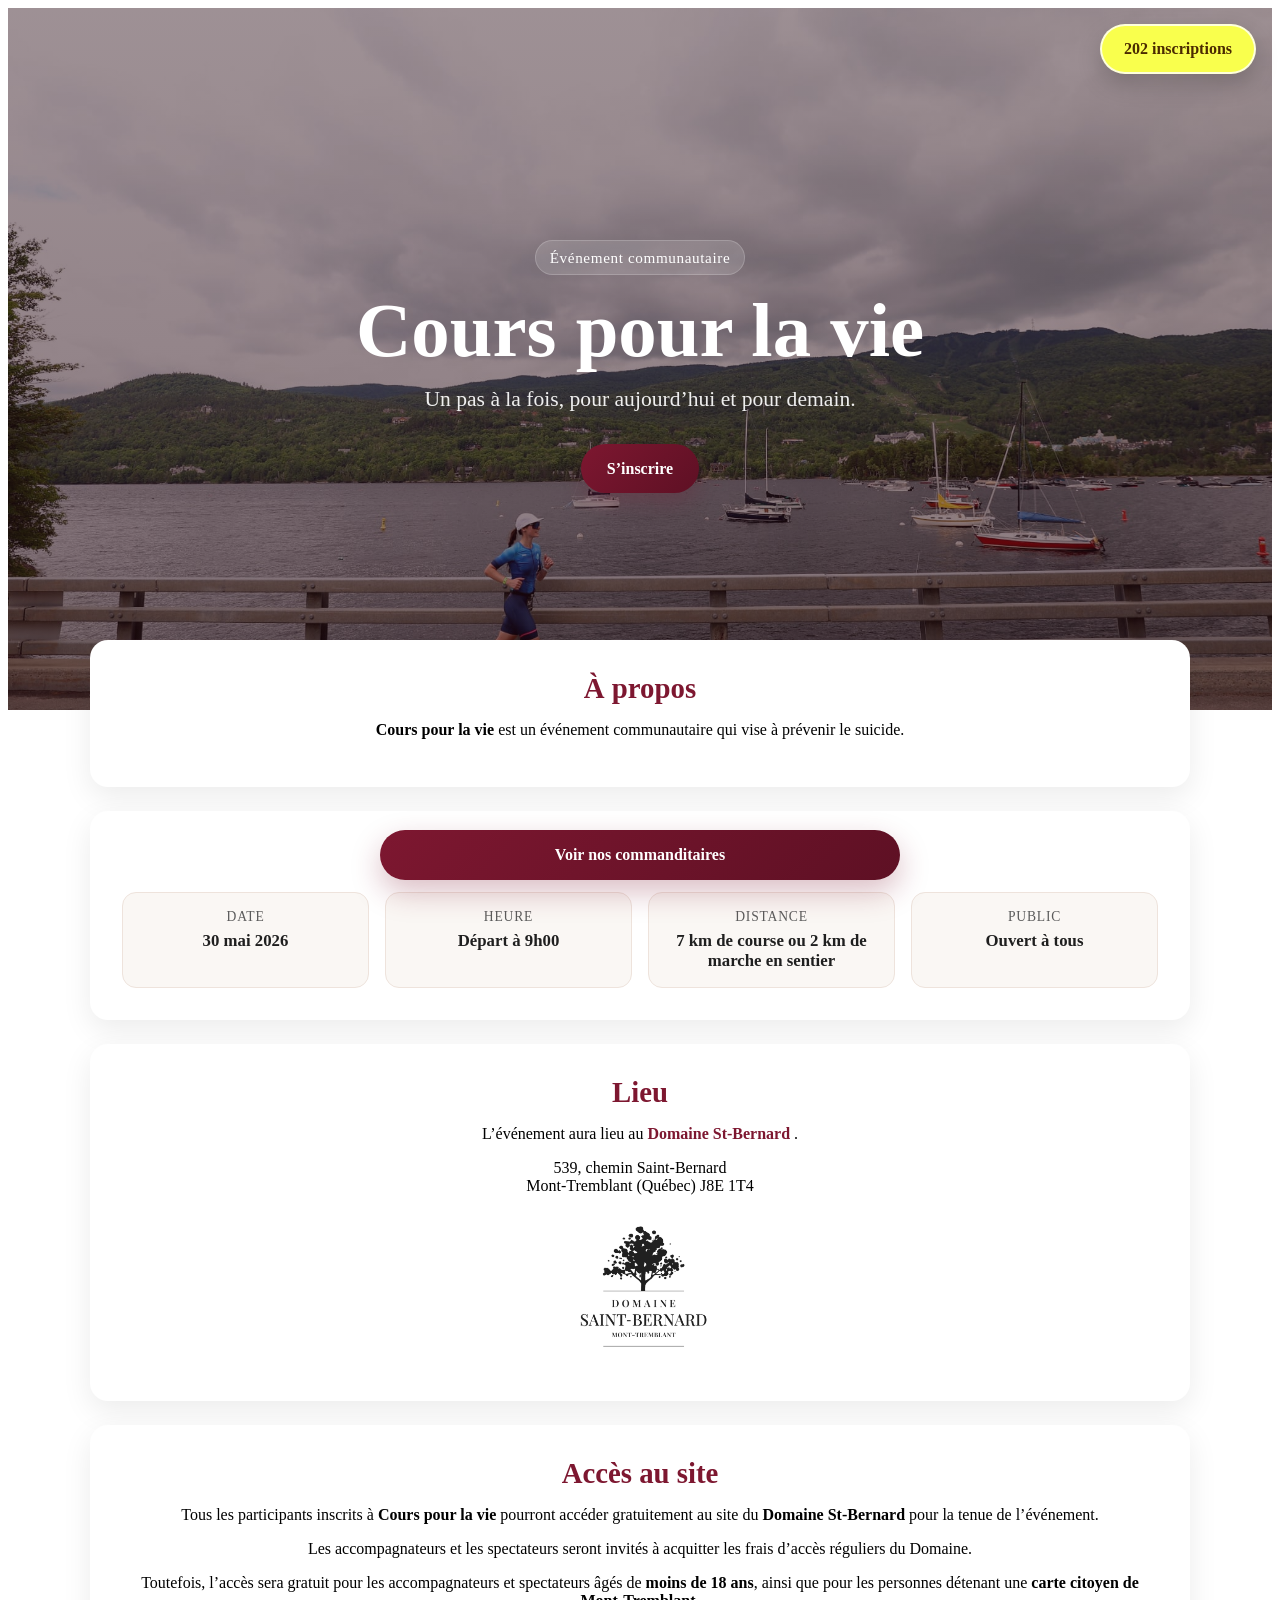
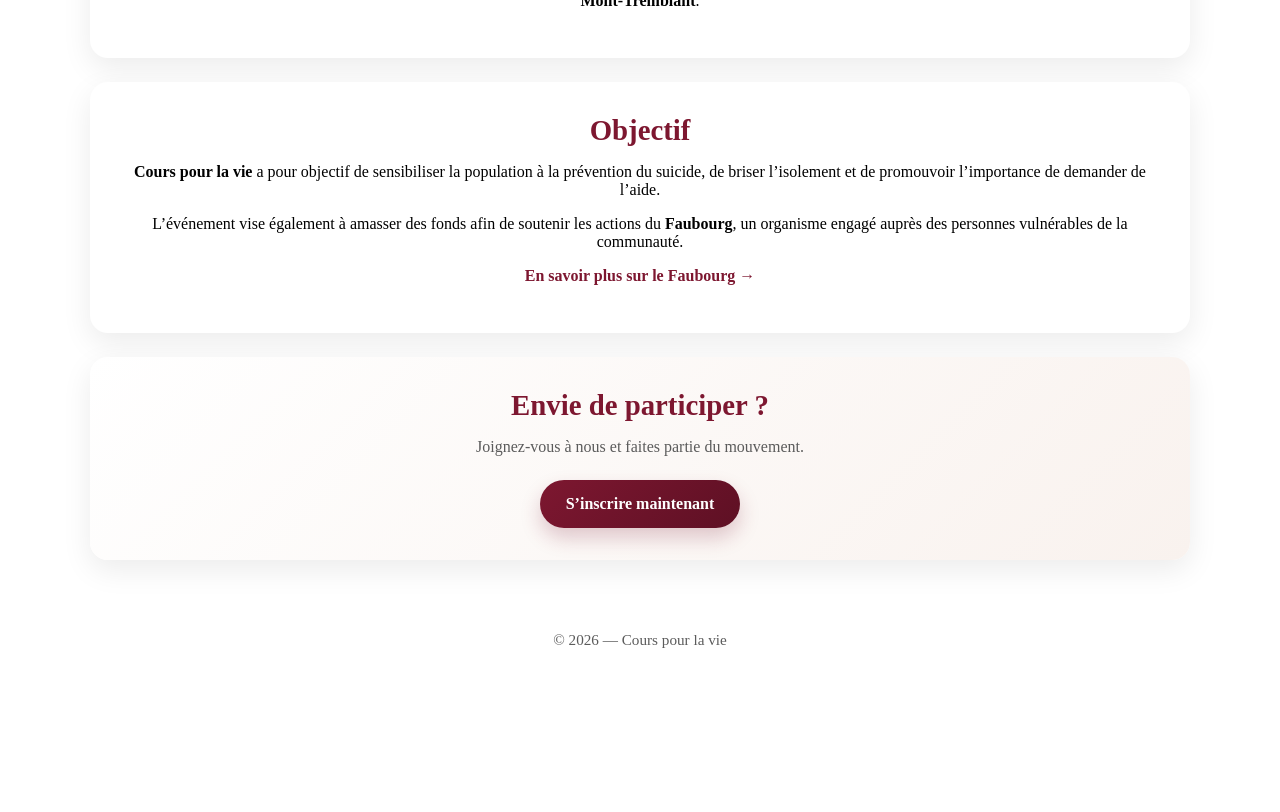
<file: index.html>
<!DOCTYPE html>
<html lang="fr">
<head>
  <meta charset="UTF-8" />
  <meta name="viewport" content="width=device-width, initial-scale=1" />
  <title>Cours pour la vie</title>

  <meta
    name="description"
    content="Cours pour la vie — Un événement rassembleur pour promouvoir la santé, la solidarité et l’espoir."
  />

  <link rel="stylesheet" href="css/style.css" />
</head>
<body>

  <!-- HERO -->
  <header class="hero">
    <div class="hero-overlay">
      <div class="hero-content">
        <p class="eyebrow">Événement communautaire</p>
        <h1>Cours pour la vie</h1>
        <p class="hero-text">
          Un pas à la fois, pour aujourd’hui et pour demain.
        </p>
        <a
          href="https://simpli.events/e/cours-pour-la-vie"
          class="button hero-button"
          target="_blank"
          rel="noopener noreferrer"
        >
          S’inscrire
        </a>
      </div>
    </div>
  </header>

  <!-- CONTENU -->
  <main class="container">

    <section class="card">
      <h2>À propos</h2>
      <p>
        <strong>Cours pour la vie</strong> est un événement communautaire qui vise à prévenir le suicide.
      </p>
    </section>

    <section class="card details-card">
      <h2>Détails de l’événement</h2>
      <div class="details-grid">
        <div class="detail-box">
          <span class="detail-label">Date</span>
          <span class="detail-value">30 mai 2026</span>
        </div>
        <div class="detail-box">
          <span class="detail-label">Heure</span>
          <span class="detail-value">Départ à 9h00</span>
        </div>
        <div class="detail-box">
          <span class="detail-label">Distance</span>
          <span class="detail-value">7 km de course ou 2 km de marche en sentier</span>
        </div>
        <div class="detail-box">
          <span class="detail-label">Public</span>
          <span class="detail-value">Ouvert à tous</span>
        </div>
      </div>
    </section>

    <section class="card">
      <h2>Lieu</h2>
      <p>
        L’événement aura lieu au
        <a
          href="https://www.domainesaintbernard.org"
          class="link"
          target="_blank"
          rel="noopener noreferrer"
        >
          Domaine St-Bernard
        </a>.
      </p>
      <p>
        539, chemin Saint-Bernard<br />
        Mont-Tremblant (Québec) J8E 1T4
      </p>
      <p>
        <img
          src="images/st-bernard_logo.png"
          alt="Logo du Domaine St-Bernard"
          style="max-width: 160px; width: 100%; height: auto; margin-top: 10px;"
        />
      </p>
    </section>

    <section class="card">
      <h2>Accès au site</h2>

      <p>
        Tous les participants inscrits à <strong>Cours pour la vie</strong> pourront accéder
        gratuitement au site du <strong>Domaine St-Bernard</strong> pour la tenue de l’événement.
      </p>

      <p>
        Les accompagnateurs et les spectateurs seront invités à acquitter les frais d’accès
        réguliers du Domaine.
      </p>

      <p>
        Toutefois, l’accès sera gratuit pour les accompagnateurs et spectateurs âgés de
        <strong>moins de 18 ans</strong>, ainsi que pour les personnes détenant une
        <strong>carte citoyen de Mont-Tremblant</strong>.
      </p>
    </section>

    <section class="card">
      <h2>Objectif</h2>
      <p>
        <strong>Cours pour la vie</strong> a pour objectif de sensibiliser la population à la
        prévention du suicide, de briser l’isolement et de promouvoir l’importance de demander de l’aide.
      </p>
      <p>
        L’événement vise également à amasser des fonds afin de soutenir les actions du
        <strong>Faubourg</strong>, un organisme engagé auprès des personnes vulnérables de la communauté.
      </p>
      <p>
        <a href="pages/faubourg.html" class="link">
          En savoir plus sur le Faubourg →
        </a>
      </p>
    </section>

    <section class="cta">
      <h2>Envie de participer&nbsp;?</h2>
      <p>Joignez-vous à nous et faites partie du mouvement.</p>
      <a
        href="https://simpli.events/e/cours-pour-la-vie"
        class="button"
        target="_blank"
        rel="noopener noreferrer"
      >
        S’inscrire maintenant
      </a>
    </section>

  </main>

<!-- BULLE FIXE INSCRIPTIONS -->
<div class="fixed-registration-bubble">
  202 inscriptions
</div>

<!-- BANNIÈRE FIXE COMMANDITAIRES -->
<div class="fixed-sponsors-banner">
  <a href="pages/commanditaires.html" class="fixed-sponsors-button">
    Voir nos commanditaires
  </a>
</div>

  <!-- FOOTER -->
  <footer>
    <p>© 2026 — Cours pour la vie</p>
  </footer>

</body>
</html>
</file>
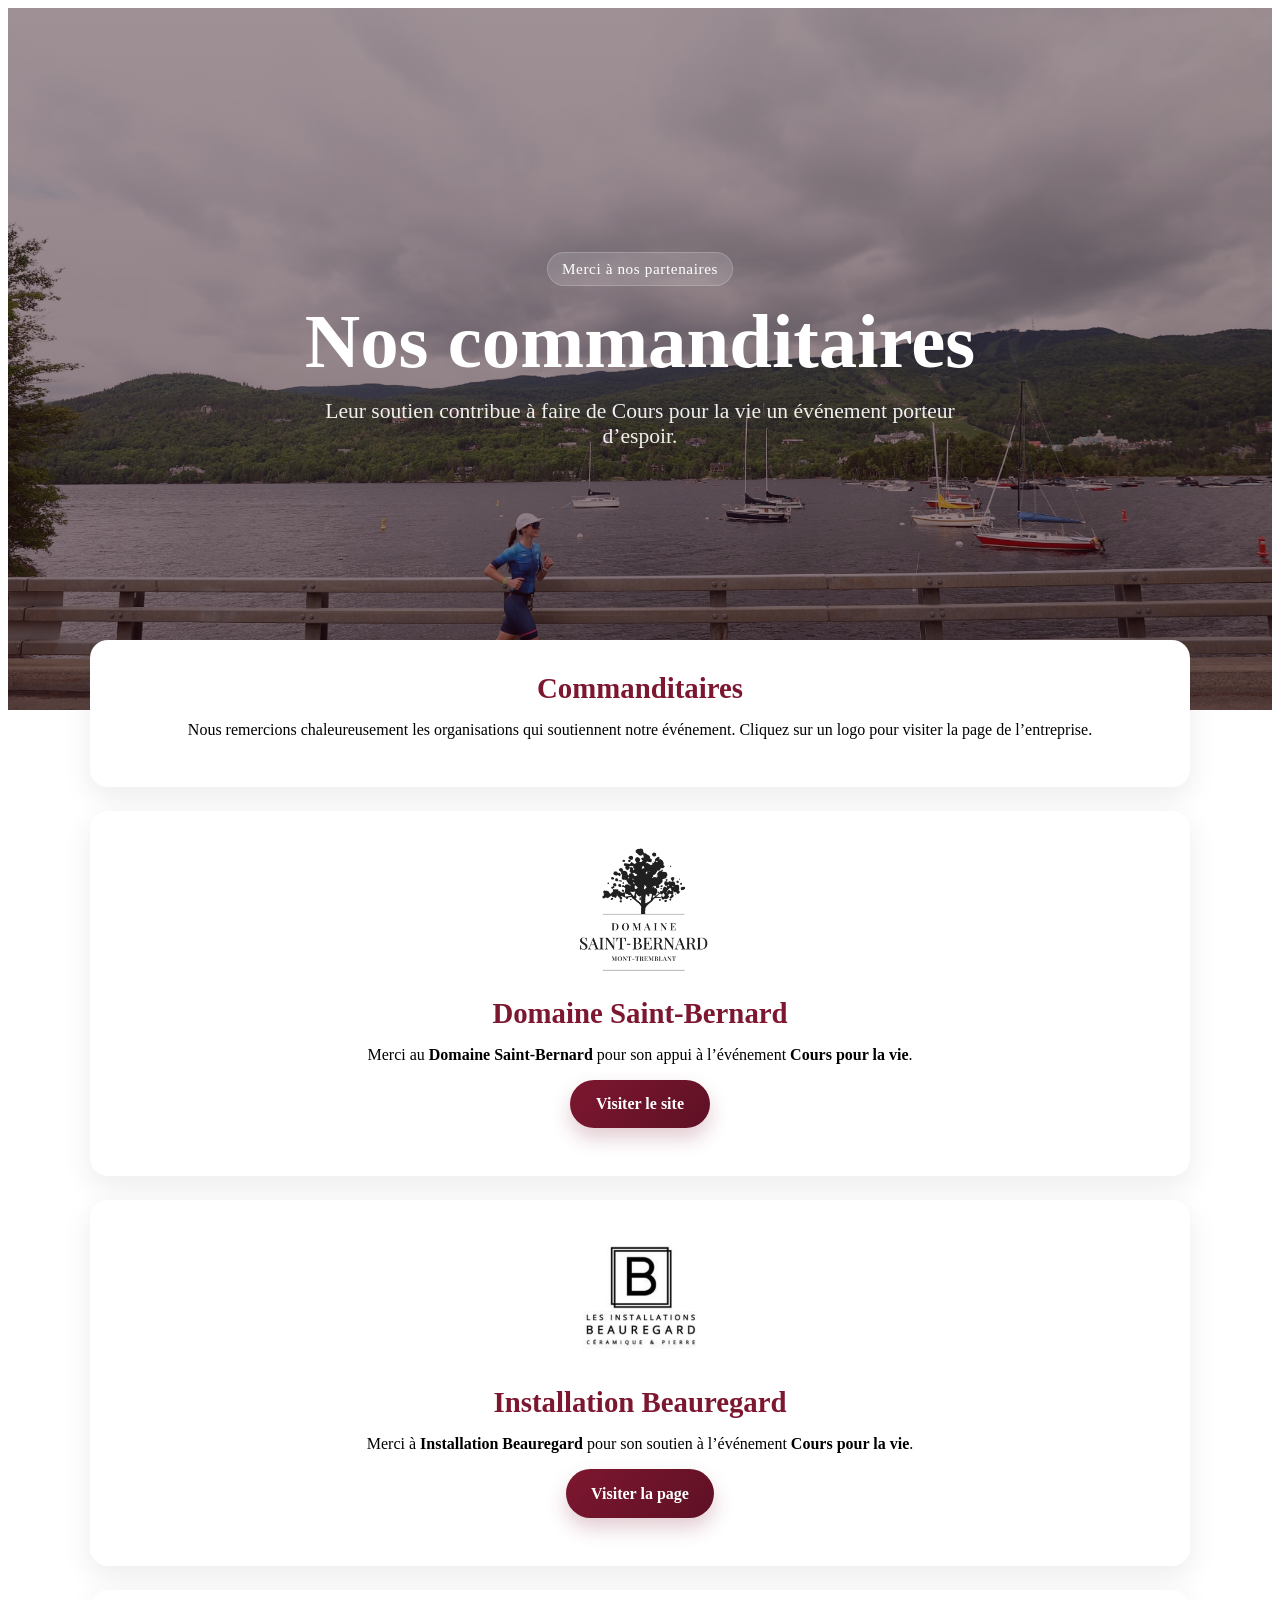
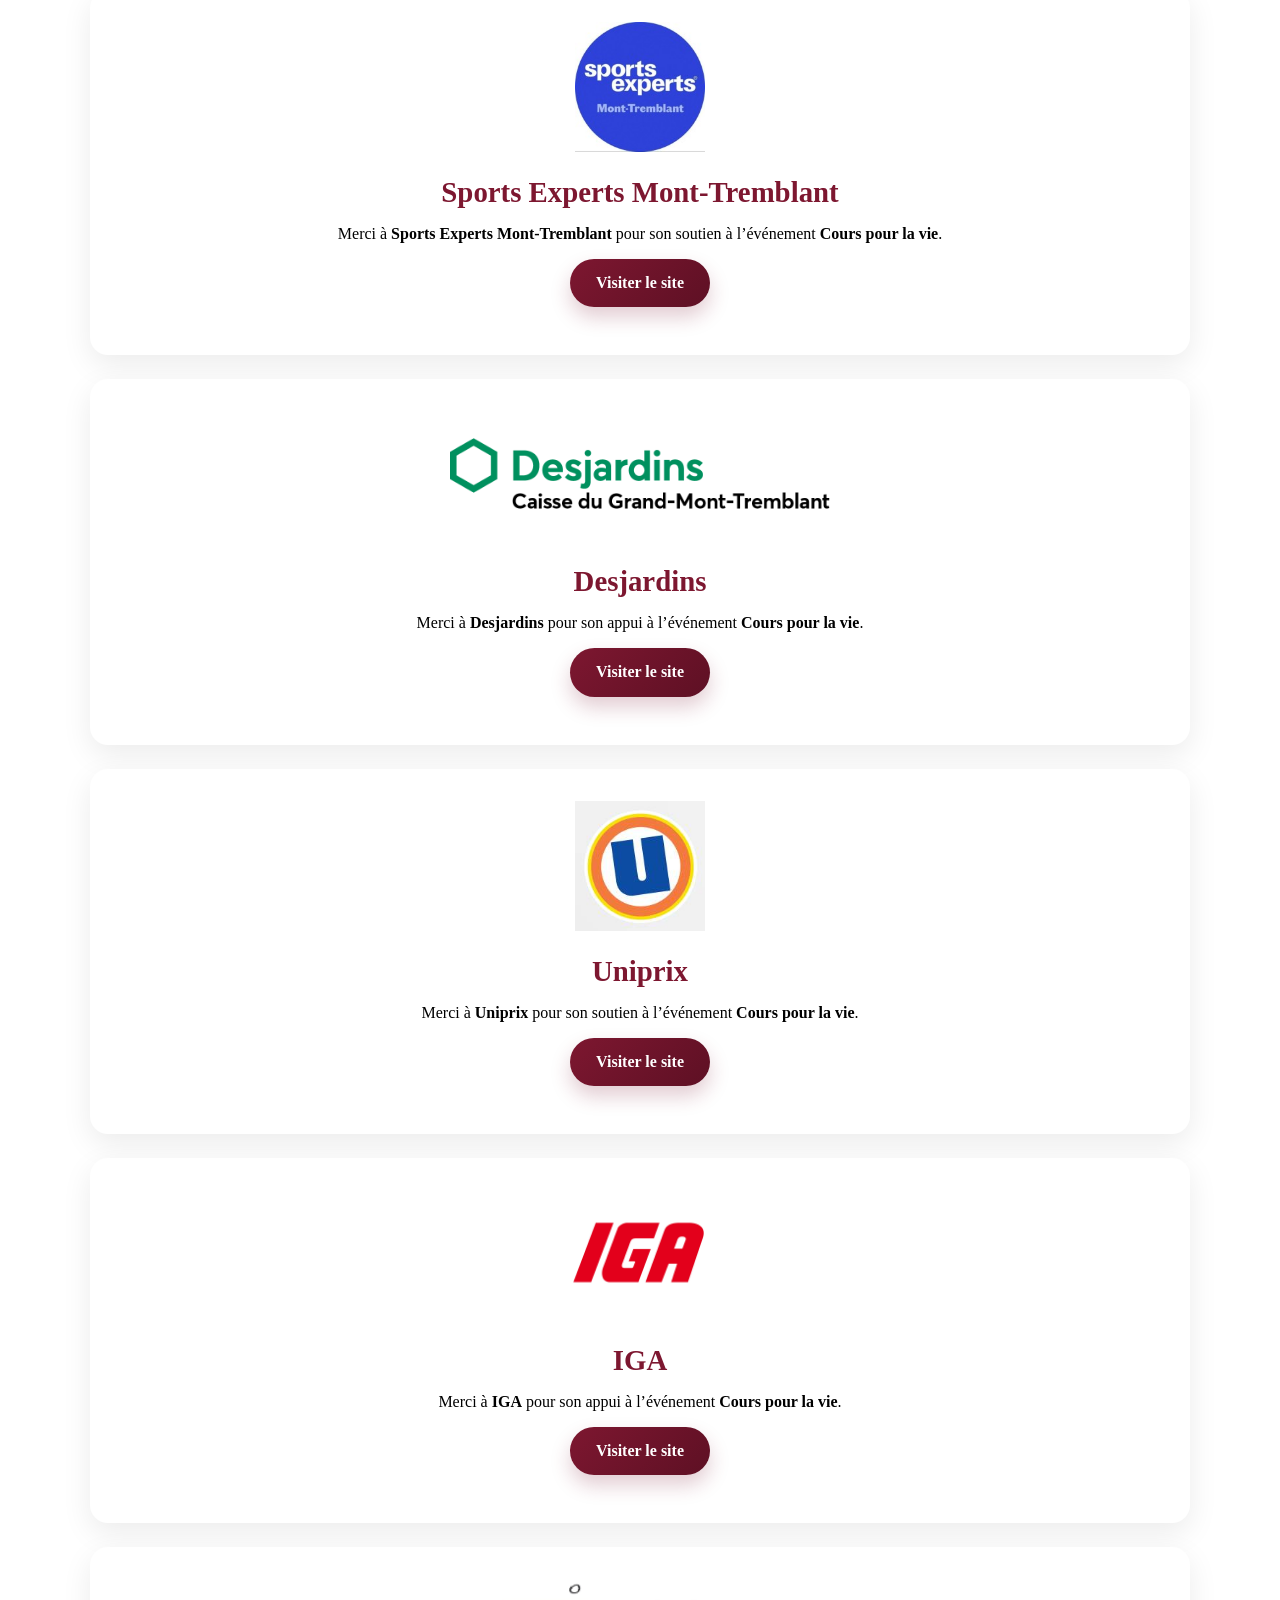
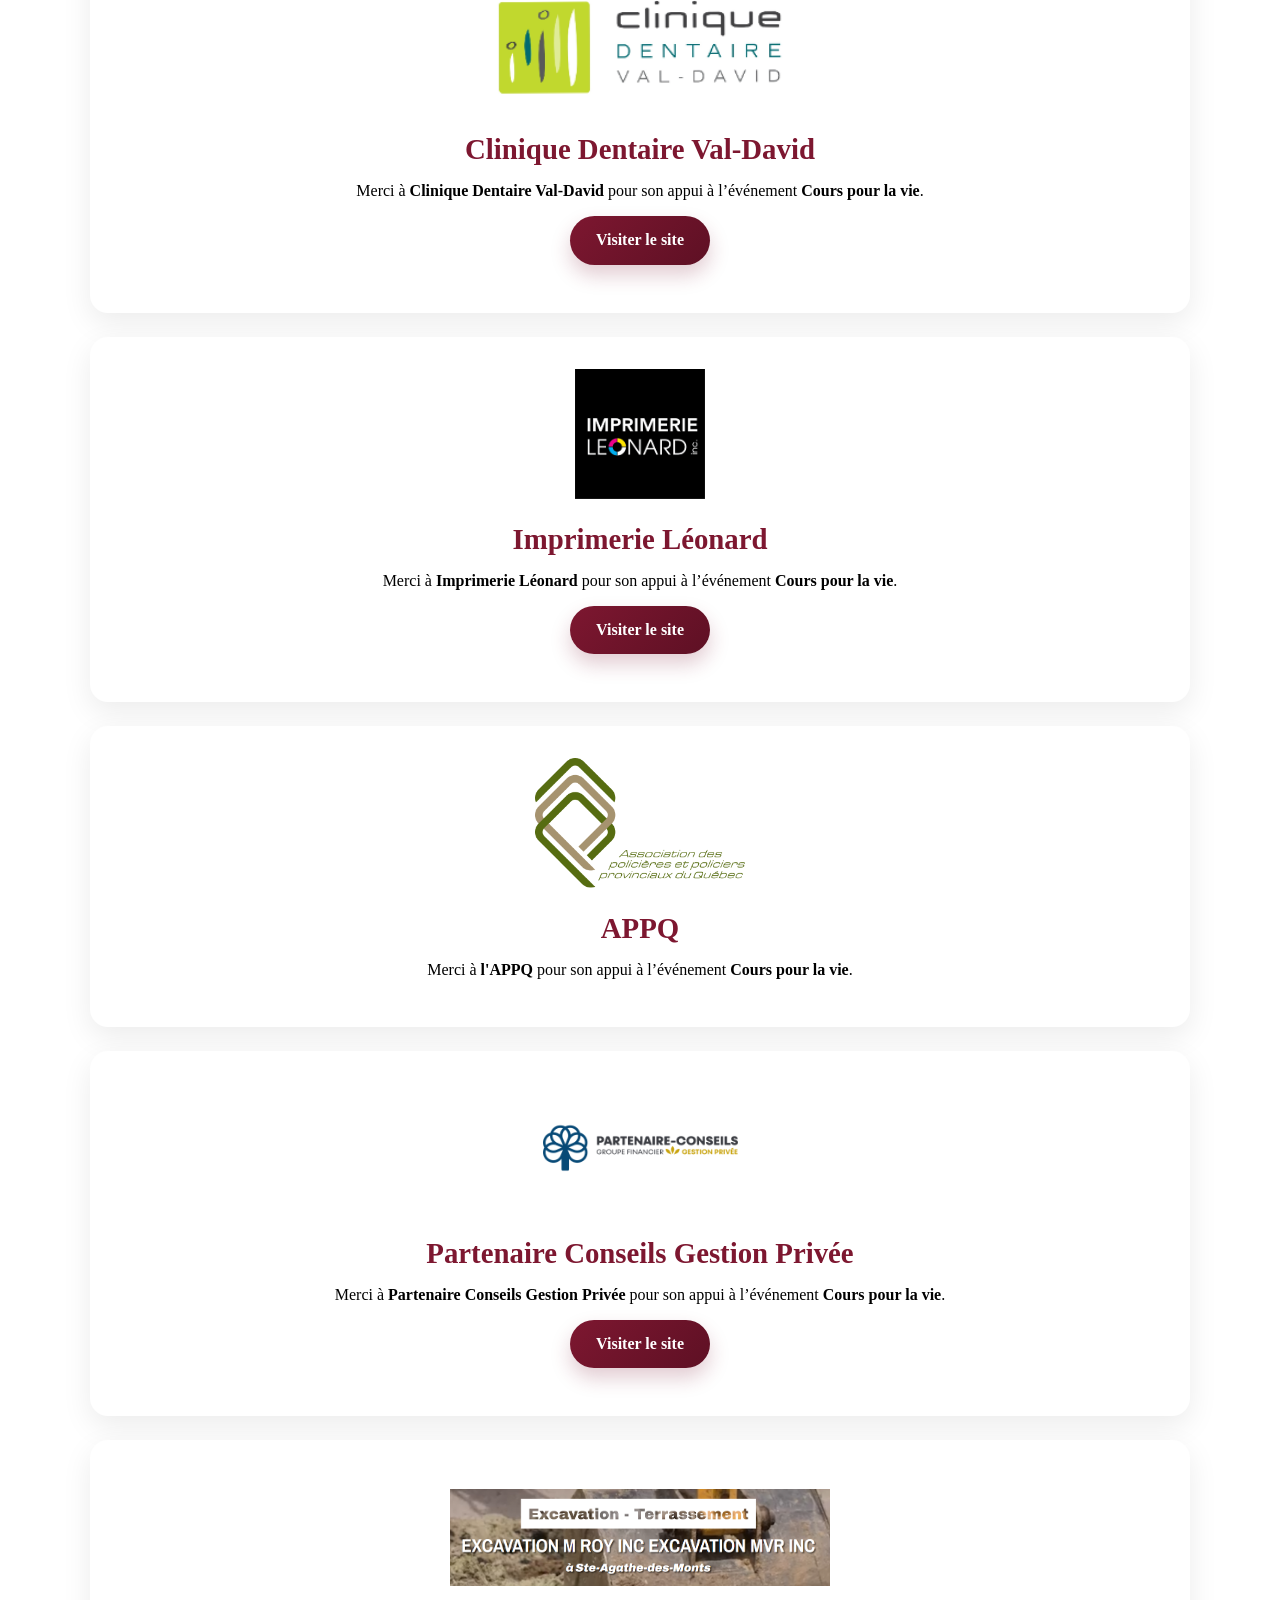
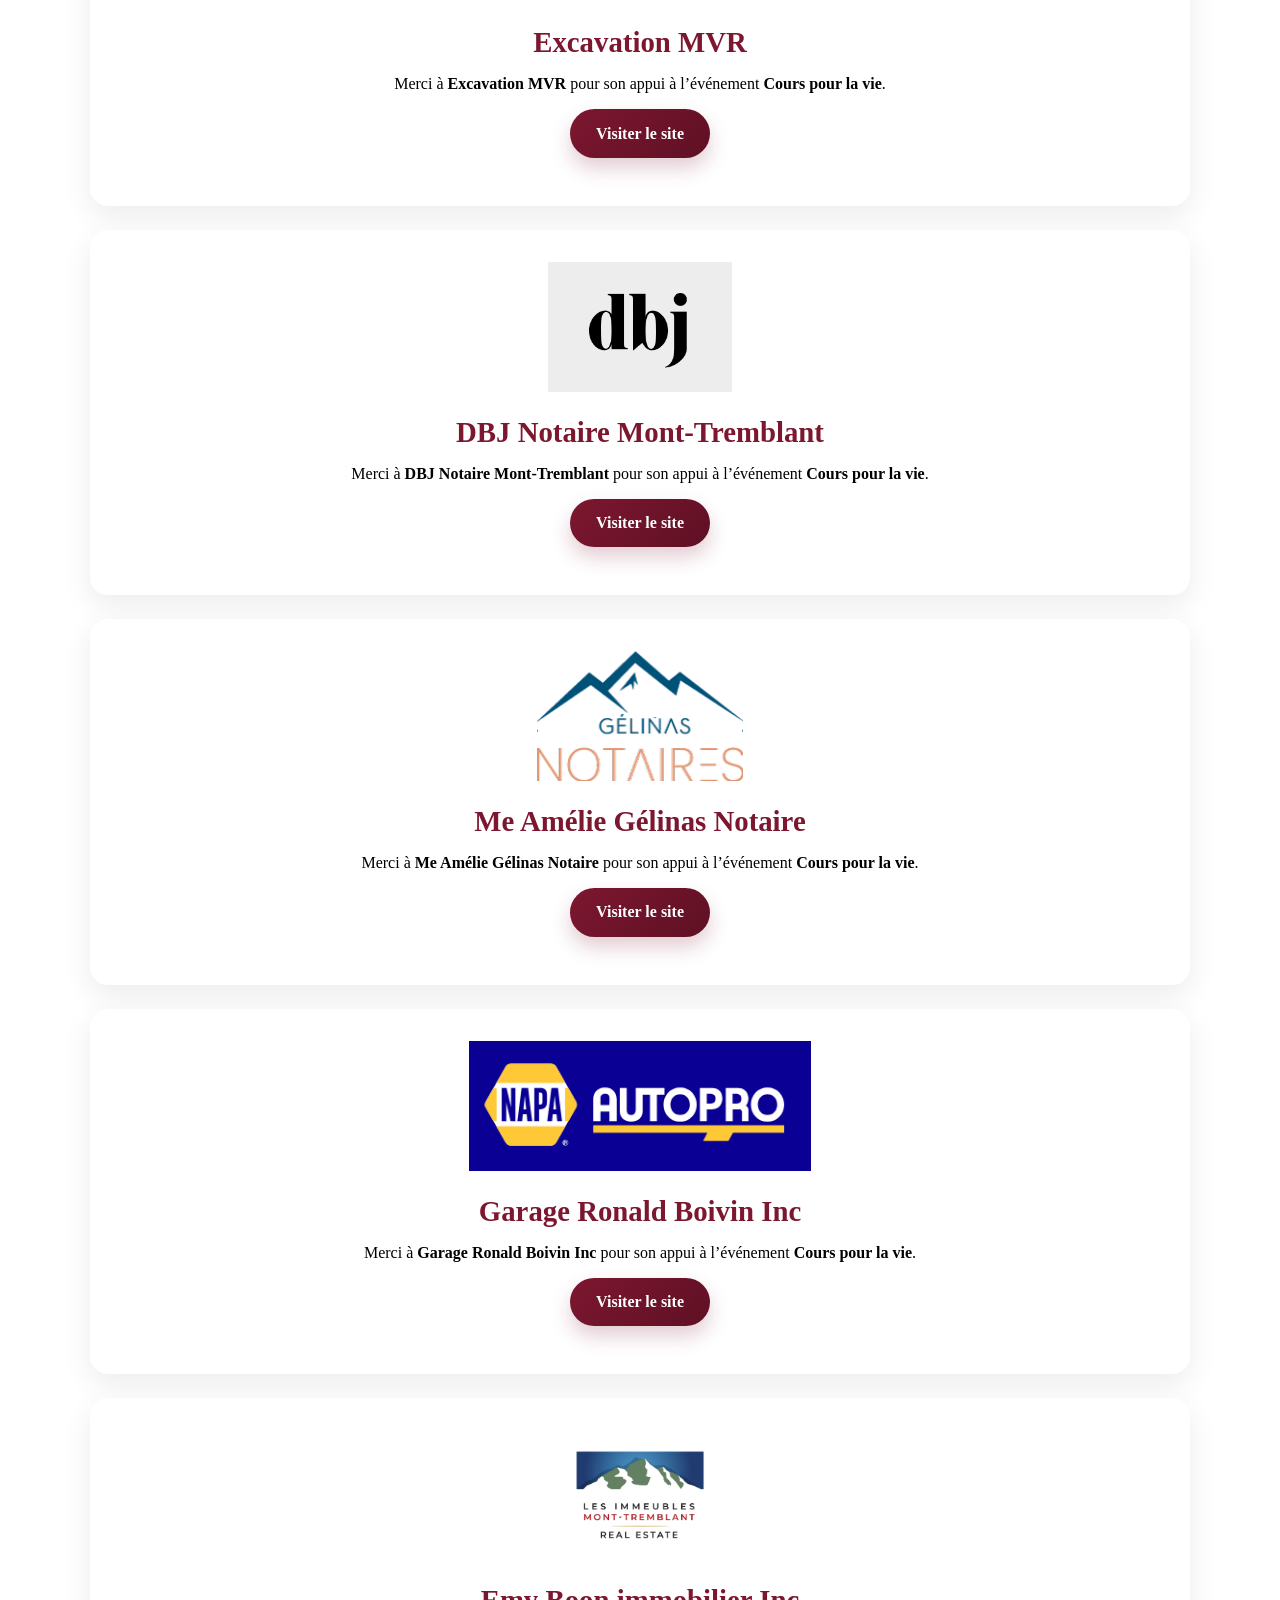
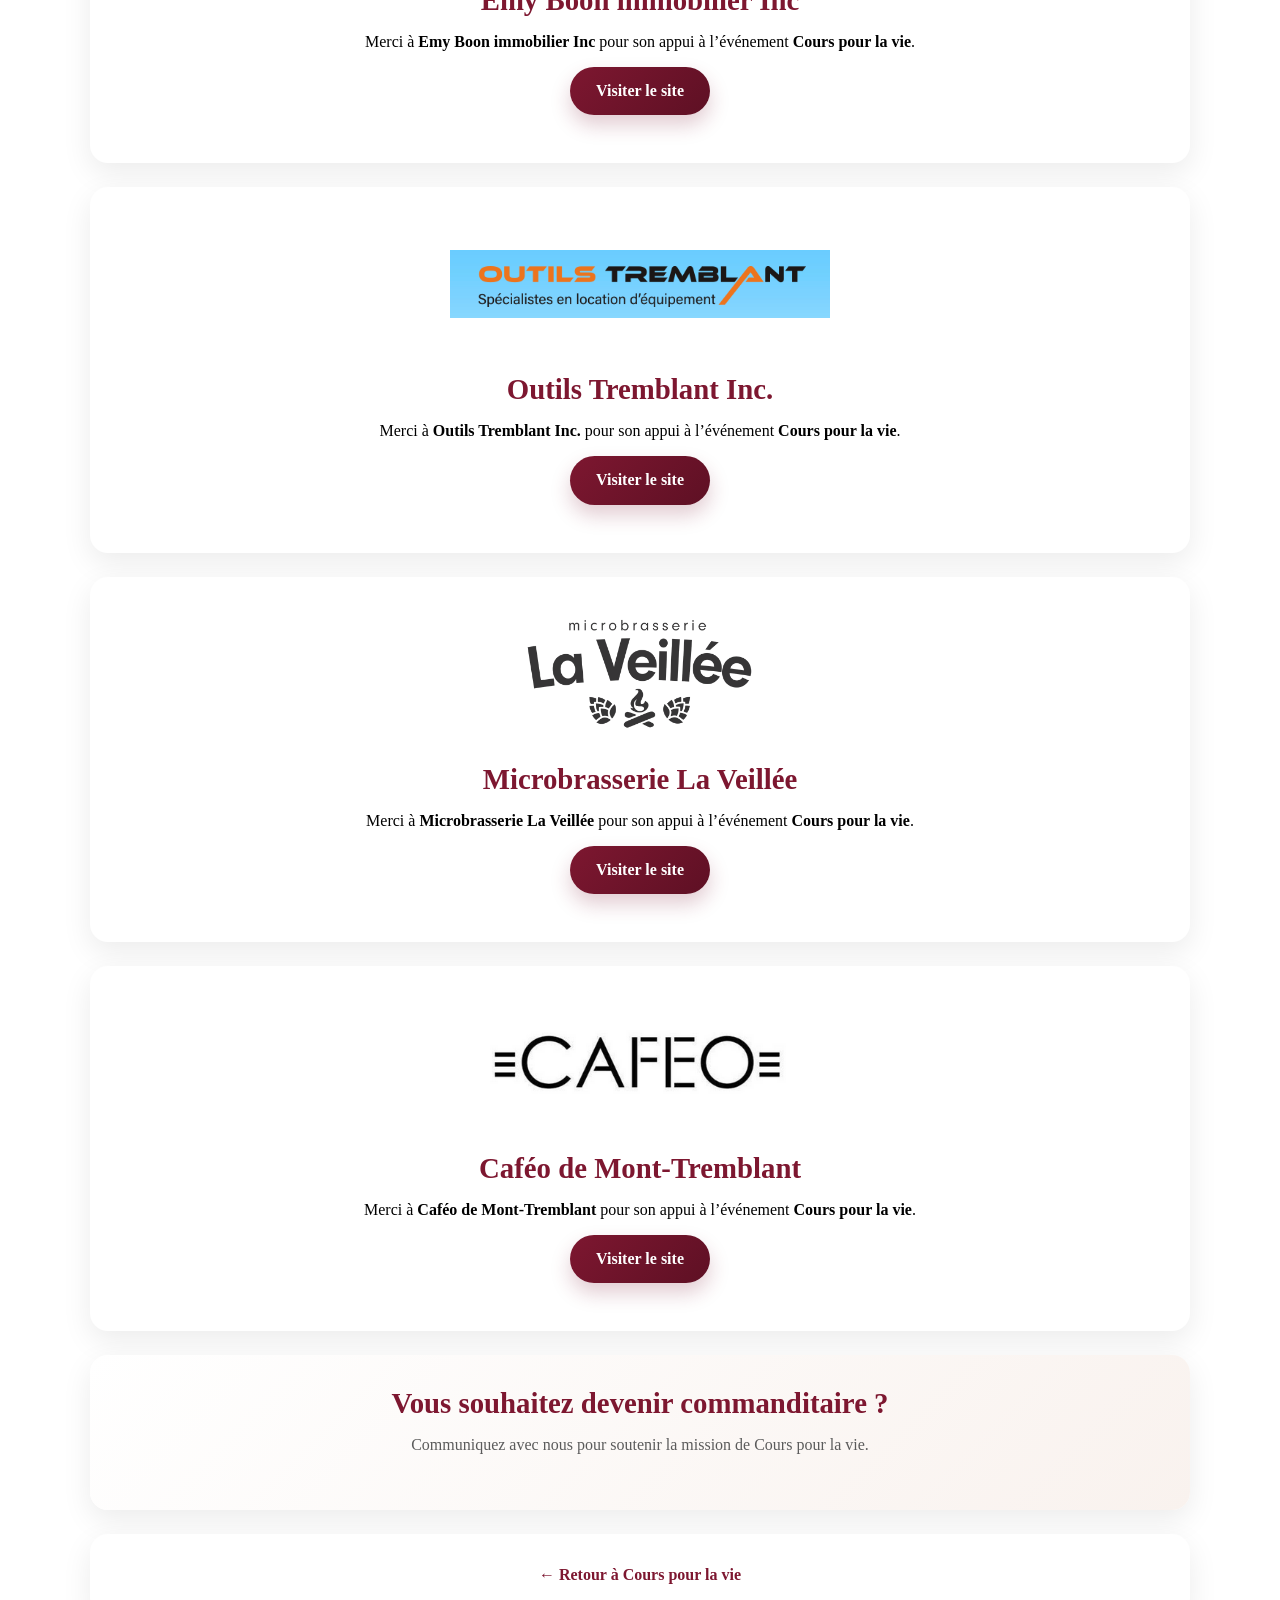
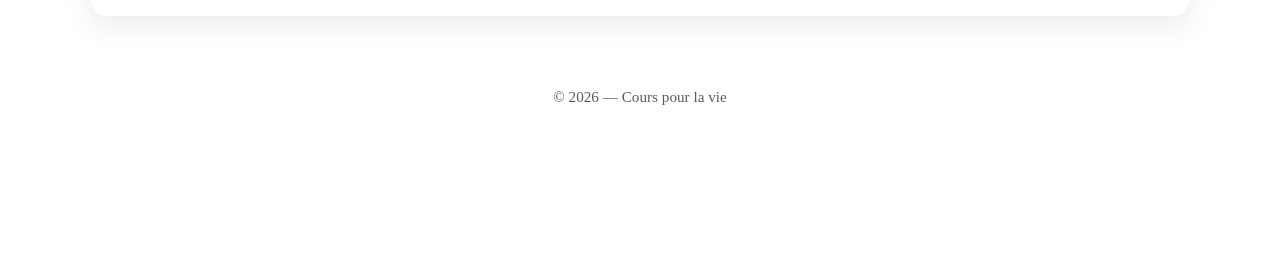
<file: pages/commanditaires.html>
<!DOCTYPE html>
<html lang="fr">
<head>
  <meta charset="UTF-8" />
  <meta name="viewport" content="width=device-width, initial-scale=1" />
  <title>Commanditaires — Cours pour la vie</title>

  <meta
    name="description"
    content="Découvrez les commanditaires de l’événement Cours pour la vie."
  />

  <link rel="stylesheet" href="../css/style.css" />

  <style>
    .sponsor-logo {
      display: block;
      width: 100%;
      max-width: 380px;
      height: 130px;
      object-fit: contain;
      margin: 0 auto 1.5rem;
    }
  </style>
</head>
<body>

  <!-- HERO -->
  <header class="hero">
    <div class="hero-overlay">
      <div class="hero-content">
        <p class="eyebrow">Merci à nos partenaires</p>
        <h1>Nos commanditaires</h1>
        <p class="hero-text">
          Leur soutien contribue à faire de Cours pour la vie un événement porteur d’espoir.
        </p>
      </div>
    </div>
  </header>

  <!-- CONTENU -->
  <main class="container">

    <section class="card">
      <h2>Commanditaires</h2>
      <p>
        Nous remercions chaleureusement les organisations qui soutiennent notre événement.
        Cliquez sur un logo pour visiter la page de l’entreprise.
      </p>
    </section>

    <!-- Domaine Saint-Bernard -->
    <section class="card" style="text-align: center;">
      <a
        href="https://www.domainesaintbernard.org"
        target="_blank"
        rel="noopener noreferrer"
      >
        <img
          src="../images/st-bernard_logo.png"
          alt="Logo de Domaine Saint-Bernard"
          class="sponsor-logo"
        />
      </a>

      <h2 style="margin-bottom: 10px;">Domaine Saint-Bernard</h2>

      <p>
        Merci au <strong>Domaine Saint-Bernard</strong> pour son appui à l’événement
        <strong>Cours pour la vie</strong>.
      </p>

      <p>
        <a
          href="https://www.domainesaintbernard.org"
          class="button"
          target="_blank"
          rel="noopener noreferrer"
        >
          Visiter le site
        </a>
      </p>
    </section>

    <!-- Installation Beauregard -->
    <section class="card" style="text-align: center;">
      <a
        href="https://www.facebook.com/profile.php?id=100069467798217&sk=about"
        target="_blank"
        rel="noopener noreferrer"
      >
        <img
          src="../images/beauregard.png"
          alt="Logo de Installation Beauregard"
          class="sponsor-logo"
        />
      </a>

      <h2 style="margin-bottom: 10px;">Installation Beauregard</h2>

      <p>
        Merci à <strong>Installation Beauregard</strong> pour son soutien à l’événement
        <strong>Cours pour la vie</strong>.
      </p>

      <p>
        <a
          href="https://www.facebook.com/profile.php?id=100069467798217&sk=about"
          class="button"
          target="_blank"
          rel="noopener noreferrer"
        >
          Visiter la page
        </a>
      </p>
    </section>

    <!-- Sports Experts Mont-Tremblant -->
    <section class="card" style="text-align: center;">
      <a
        href="https://www.sportsexperts.ca/fr-CA/magasins/s-sports-experts-atmosphere-mont-tremblant/671"
        target="_blank"
        rel="noopener noreferrer"
      >
        <img
          src="../images/sportexpert.jpg"
          alt="Logo de Sports Experts Mont-Tremblant"
          class="sponsor-logo"
        />
      </a>

      <h2 style="margin-bottom: 10px;">Sports Experts Mont-Tremblant</h2>

      <p>
        Merci à <strong>Sports Experts Mont-Tremblant</strong> pour son soutien à l’événement
        <strong>Cours pour la vie</strong>.
      </p>

      <p>
        <a
          href="https://www.sportsexperts.ca/fr-CA/magasins/s-sports-experts-atmosphere-mont-tremblant/671"
          class="button"
          target="_blank"
          rel="noopener noreferrer"
        >
          Visiter le site
        </a>
      </p>
    </section>

    <!-- Desjardins -->
    <section class="card" style="text-align: center;">
      <a
        href="https://www.desjardins.com/qc/fr/nous-trouver/caisse-desjardins/grand-mont-tremblant.html"
        target="_blank"
        rel="noopener noreferrer"
      >
        <img
          src="../images/desjardins.png"
          alt="Logo de Desjardins"
          class="sponsor-logo"
        />
      </a>

      <h2 style="margin-bottom: 10px;">Desjardins</h2>

      <p>
        Merci à <strong>Desjardins</strong> pour son appui à l’événement
        <strong>Cours pour la vie</strong>.
      </p>

      <p>
        <a
          href="https://www.desjardins.com/qc/fr/nous-trouver/caisse-desjardins/grand-mont-tremblant.html"
          class="button"
          target="_blank"
          rel="noopener noreferrer"
        >
          Visiter le site
        </a>
      </p>
    </section>

    <!-- Uniprix -->
    <section class="card" style="text-align: center;">
      <a
        href="https://www.uniprix.com/fr/quebec/mont-tremblant/gaetan-couillard-7047025?utm_source=google&utm_medium=maps&utm_campaign=local_presence"
        target="_blank"
        rel="noopener noreferrer"
      >
        <img
          src="../images/uniprix.jpg"
          alt="Logo de Uniprix"
          class="sponsor-logo"
        />
      </a>

      <h2 style="margin-bottom: 10px;">Uniprix</h2>

      <p>
        Merci à <strong>Uniprix</strong> pour son soutien à l’événement
        <strong>Cours pour la vie</strong>.
      </p>

      <p>
        <a
          href="https://www.uniprix.com/fr/quebec/mont-tremblant/gaetan-couillard-7047025?utm_source=google&utm_medium=maps&utm_campaign=local_presence"
          class="button"
          target="_blank"
          rel="noopener noreferrer"
        >
          Visiter le site
        </a>
      </p>
    </section>

    <!-- IGA -->
    <section class="card" style="text-align: center;">
      <a
        href="https://www.iga.ca"
        target="_blank"
        rel="noopener noreferrer"
      >
        <img
          src="../images/iga.png"
          alt="Logo de IGA"
          class="sponsor-logo"
        />
      </a>

      <h2 style="margin-bottom: 10px;">IGA</h2>

      <p>
        Merci à <strong>IGA</strong> pour son appui à l’événement
        <strong>Cours pour la vie</strong>.
      </p>

      <p>
        <a
          href="https://www.iga.ca"
          class="button"
          target="_blank"
          rel="noopener noreferrer"
        >
          Visiter le site
        </a>
      </p>
    </section>

        <!-- Dentiste -->
    <section class="card" style="text-align: center;">
      <a
        href="https://www.facebook.com/Cliniquedentairevaldavid/"
        target="_blank"
        rel="noopener noreferrer"
      >
        <img
          src="../images/dentiste.png"
          alt="Logo de dentiste"
          class="sponsor-logo"
        />
      </a>

      <h2 style="margin-bottom: 10px;">Clinique Dentaire Val-David</h2>

      <p>
        Merci à <strong>Clinique Dentaire Val-David</strong> pour son appui à l’événement
        <strong>Cours pour la vie</strong>.
      </p>

      <p>
        <a
          href="https://www.facebook.com/Cliniquedentairevaldavid/"
          class="button"
          target="_blank"
          rel="noopener noreferrer"
        >
          Visiter le site
        </a>
      </p>
    </section>

            <!-- imprimerie -->
    <section class="card" style="text-align: center;">
      <a
        href="https://imprimerieleonard.com/"
        target="_blank"
        rel="noopener noreferrer"
      >
        <img
          src="../images/imprimerie.png"
          alt="Logo de imprimerie"
          class="sponsor-logo"
        />
      </a>

      <h2 style="margin-bottom: 10px;">Imprimerie Léonard</h2>

      <p>
        Merci à <strong>Imprimerie Léonard</strong> pour son appui à l’événement
        <strong>Cours pour la vie</strong>.
      </p>

      <p>
        <a
          href="https://imprimerieleonard.com/"
          class="button"
          target="_blank"
          rel="noopener noreferrer"
        >
          Visiter le site
        </a>
      </p>
    </section>

                <!-- APPQ -->
    <section class="card" style="text-align: center;">
      <a

      >
        <img
          src="../images/APPQ.png"
          alt="Logo de imprimerie"
          class="sponsor-logo"
        />
      </a>

      <h2 style="margin-bottom: 10px;">APPQ</h2>

      <p>
        Merci à <strong>l'APPQ</strong> pour son appui à l’événement
        <strong>Cours pour la vie</strong>.
      </p>

    </section>

                <!-- partenaire -->
    <section class="card" style="text-align: center;">
      <a
        href="https://www.partenaire-conseils.com/"
        target="_blank"
        rel="noopener noreferrer"
      >
        <img
          src="../images/partenaire.png"
          alt="Logo de partenaire"
          class="sponsor-logo"
        />
      </a>

      <h2 style="margin-bottom: 10px;">Partenaire Conseils Gestion Privée</h2>

      <p>
        Merci à <strong>Partenaire Conseils Gestion Privée</strong> pour son appui à l’événement
        <strong>Cours pour la vie</strong>.
      </p>

      <p>
        <a
          href="https://www.partenaire-conseils.com/"
          class="button"
          target="_blank"
          rel="noopener noreferrer"
        >
          Visiter le site
        </a>
      </p>
    </section>

                    <!-- excavation -->
    <section class="card" style="text-align: center;">
      <a
        href="https://www.excavationmroy.com/"
        target="_blank"
        rel="noopener noreferrer"
      >
        <img
          src="../images/excavation.png"
          alt="Logo de excavation"
          class="sponsor-logo"
        />
      </a>

      <h2 style="margin-bottom: 10px;">Excavation MVR</h2>

      <p>
        Merci à <strong>Excavation MVR</strong> pour son appui à l’événement
        <strong>Cours pour la vie</strong>.
      </p>

      <p>
        <a
          href="https://www.excavationmroy.com/"
          class="button"
          target="_blank"
          rel="noopener noreferrer"
        >
          Visiter le site
        </a>
      </p>
    </section>

                        <!-- notaire -->
    <section class="card" style="text-align: center;">
      <a
        href="https://www.dbjnotaires.com/"
        target="_blank"
        rel="noopener noreferrer"
      >
        <img
          src="../images/dbj.png"
          alt="Logo de DBJ Notaire Mont-Tremblant"
          class="sponsor-logo"
        />
      </a>

      <h2 style="margin-bottom: 10px;">DBJ Notaire Mont-Tremblant </h2>

      <p>
        Merci à <strong>DBJ Notaire Mont-Tremblant </strong> pour son appui à l’événement
        <strong>Cours pour la vie</strong>.
      </p>

      <p>
        <a
          href="https://www.dbjnotaires.com/"
          class="button"
          target="_blank"
          rel="noopener noreferrer"
        >
          Visiter le site
        </a>
      </p>
    </section>

<!-- Me Amélie Gélinas Notaire -->
<section class="card" style="text-align: center;">
  <a
    href="https://www.gelinasnotaires.com/"
    target="_blank"
    rel="noopener noreferrer"
  >
    <img
      src="../images/amelie-gelinas.png"
      alt="Logo de Me Amélie Gélinas Notaire"
      class="sponsor-logo"
    />
  </a>

  <h2 style="margin-bottom: 10px;">Me Amélie Gélinas Notaire</h2>

  <p>
    Merci à <strong>Me Amélie Gélinas Notaire</strong> pour son appui à l’événement
    <strong>Cours pour la vie</strong>.
  </p>

  <p>
    <a
      href="https://www.gelinasnotaires.com/"
      class="button"
      target="_blank"
      rel="noopener noreferrer"
    >
      Visiter le site
    </a>
  </p>
</section>

<!-- Garage Ronald Boivin Inc -->
<section class="card" style="text-align: center;">
  <a
    href="https://www.napaautopro.com/fr/garage-auto/quebec/mont-tremblant-garage-ronald-boivin-inc/?utm_source=G&utm_medium=local&utm_campaign=google-local"
    target="_blank"
    rel="noopener noreferrer"
  >
    <img
      src="../images/garage-ronald-boivin.png"
      alt="Logo de Garage Ronald Boivin Inc"
      class="sponsor-logo"
    />
  </a>

  <h2 style="margin-bottom: 10px;">Garage Ronald Boivin Inc</h2>

  <p>
    Merci à <strong>Garage Ronald Boivin Inc</strong> pour son appui à l’événement
    <strong>Cours pour la vie</strong>.
  </p>

  <p>
    <a
      href="https://www.napaautopro.com/fr/garage-auto/quebec/mont-tremblant-garage-ronald-boivin-inc/?utm_source=G&utm_medium=local&utm_campaign=google-local"
      class="button"
      target="_blank"
      rel="noopener noreferrer"
    >
      Visiter le site
    </a>
  </p>
</section>

<!-- Emy Boon immobilier Inc -->
<section class="card" style="text-align: center;">
  <a
    href="https://www.tremblantrealestate.ca/fr/agent/emy-boon"
    target="_blank"
    rel="noopener noreferrer"
  >
    <img
      src="../images/emy-boon.webp"
      alt="Logo de Emy Boon immobilier Inc"
      class="sponsor-logo"
    />
  </a>

  <h2 style="margin-bottom: 10px;">Emy Boon immobilier Inc</h2>

  <p>
    Merci à <strong>Emy Boon immobilier Inc</strong> pour son appui à l’événement
    <strong>Cours pour la vie</strong>.
  </p>

  <p>
    <a
      href="https://www.tremblantrealestate.ca/fr/agent/emy-boon"
      class="button"
      target="_blank"
      rel="noopener noreferrer"
    >
      Visiter le site
    </a>
  </p>
</section>

<!-- Outils Tremblant Inc. -->
<section class="card" style="text-align: center;">
  <a
    href="http://www.outilstremblant.com/"
    target="_blank"
    rel="noopener noreferrer"
  >
    <img
      src="../images/outils-tremblant.png"
      alt="Logo de Outils Tremblant Inc."
      class="sponsor-logo"
    />
  </a>

  <h2 style="margin-bottom: 10px;">Outils Tremblant Inc.</h2>

  <p>
    Merci à <strong>Outils Tremblant Inc.</strong> pour son appui à l’événement
    <strong>Cours pour la vie</strong>.
  </p>

  <p>
    <a
      href="http://www.outilstremblant.com/"
      class="button"
      target="_blank"
      rel="noopener noreferrer"
    >
      Visiter le site
    </a>
  </p>
</section>

<!-- Microbrasserie La Veillée -->
<section class="card" style="text-align: center;">
  <a
    href="https://microlaveillee.com/"
    target="_blank"
    rel="noopener noreferrer"
  >
    <img
      src="../images/logo-anthracite_web.png"
      alt="Logo de Microbrasserie La Veillée"
      class="sponsor-logo"
    />
  </a>

  <h2 style="margin-bottom: 10px;">Microbrasserie La Veillée</h2>

  <p>
    Merci à <strong>Microbrasserie La Veillée</strong> pour son appui à l’événement
    <strong>Cours pour la vie</strong>.
  </p>

  <p>
    <a
      href="https://microlaveillee.com/"
      class="button"
      target="_blank"
      rel="noopener noreferrer"
    >
      Visiter le site
    </a>
  </p>
</section>

<!-- Caféo de Mont-Tremblant -->
<section class="card" style="text-align: center;">
  <a
    href="https://www.facebook.com/CafeoTremblant/?locale=fr_FR"
    target="_blank"
    rel="noopener noreferrer"
  >
    <img
      src="../images/cafeo.png"
      alt="Logo de Caféo de Mont-Tremblant"
      class="sponsor-logo"
    />
  </a>

  <h2 style="margin-bottom: 10px;">Caféo de Mont-Tremblant</h2>

  <p>
    Merci à <strong>Caféo de Mont-Tremblant</strong> pour son appui à l’événement
    <strong>Cours pour la vie</strong>.
  </p>

  <p>
    <a
      href="https://www.facebook.com/CafeoTremblant/?locale=fr_FR"
      class="button"
      target="_blank"
      rel="noopener noreferrer"
    >
      Visiter le site
    </a>
  </p>
</section>













    <section class="cta">
      <h2>Vous souhaitez devenir commanditaire&nbsp;?</h2>
      <p>
        Communiquez avec nous pour soutenir la mission de Cours pour la vie.
      </p>
    </section>

    <section class="card" style="text-align: center;">
      <a href="../index.html" class="link">
        ← Retour à Cours pour la vie
      </a>
    </section>

  </main>

  <footer>
    <p>© 2026 — Cours pour la vie</p>
  </footer>

</body>
</html>
</file>
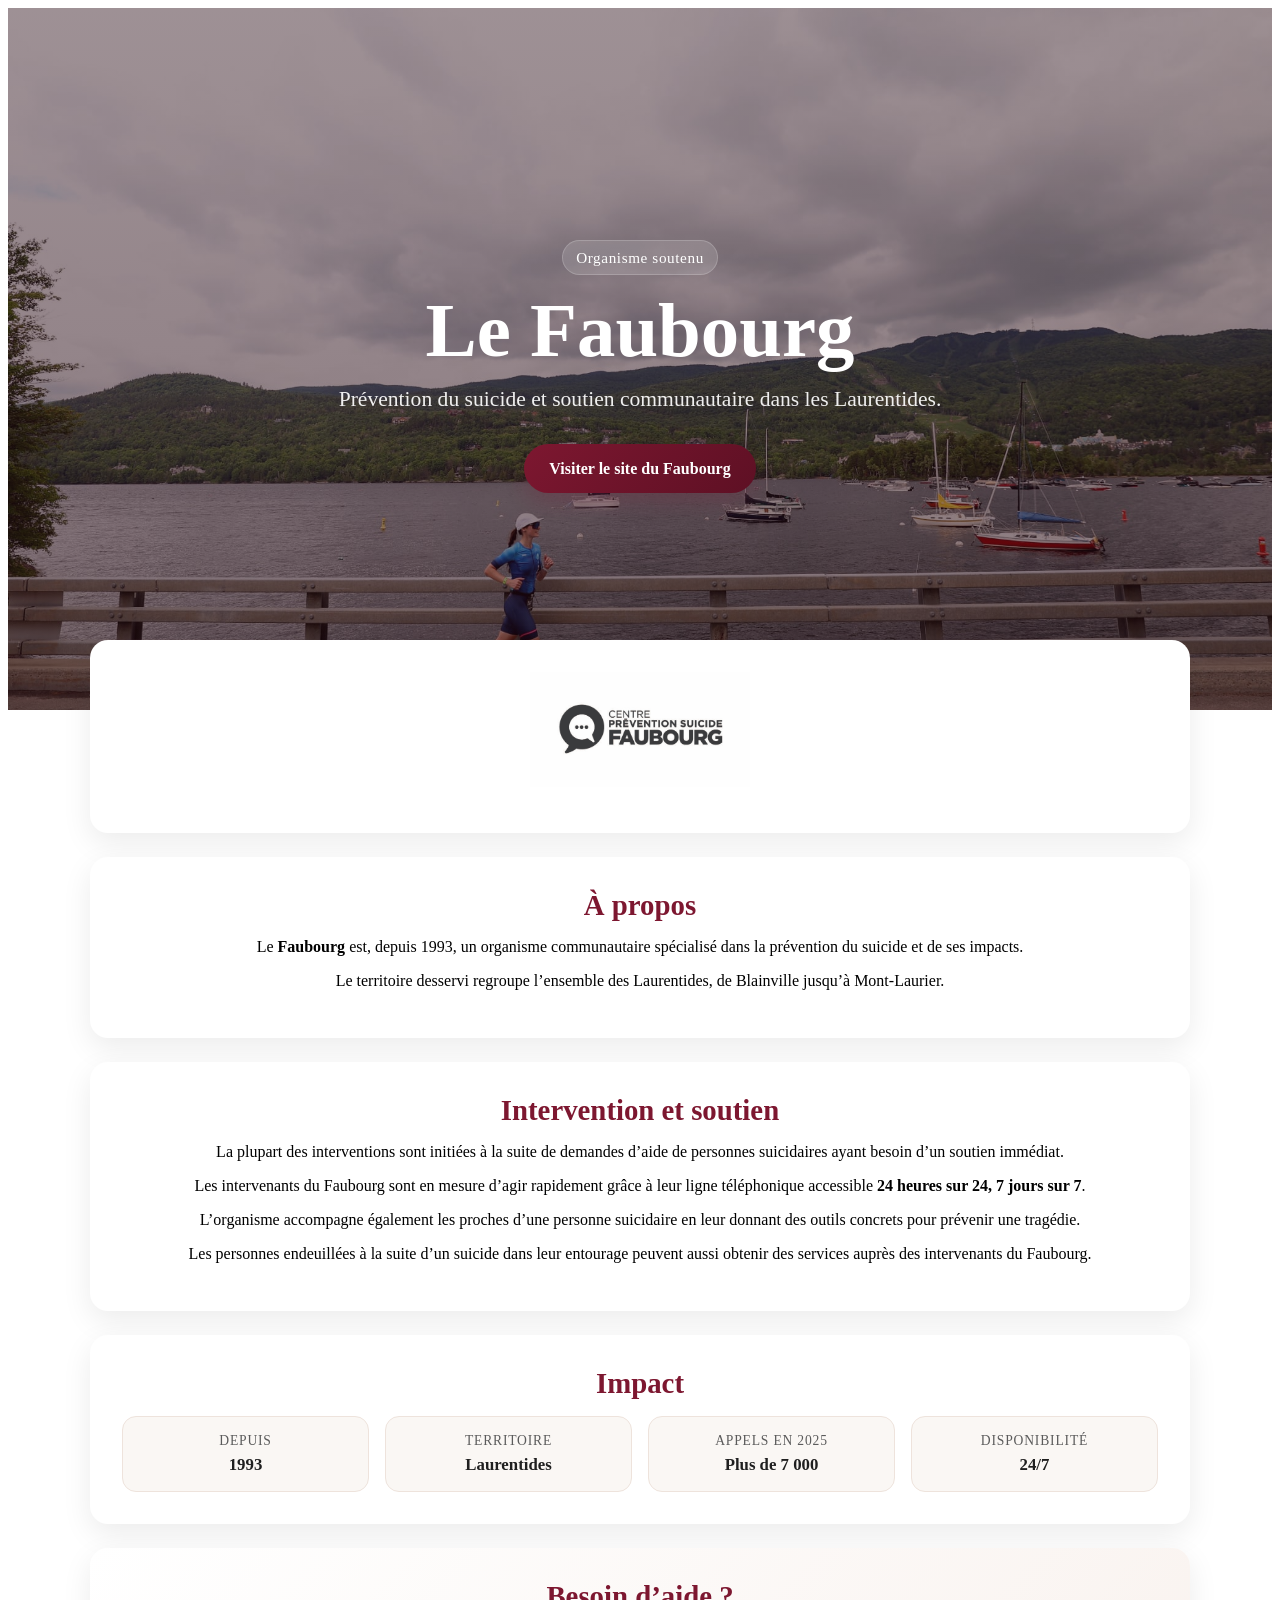
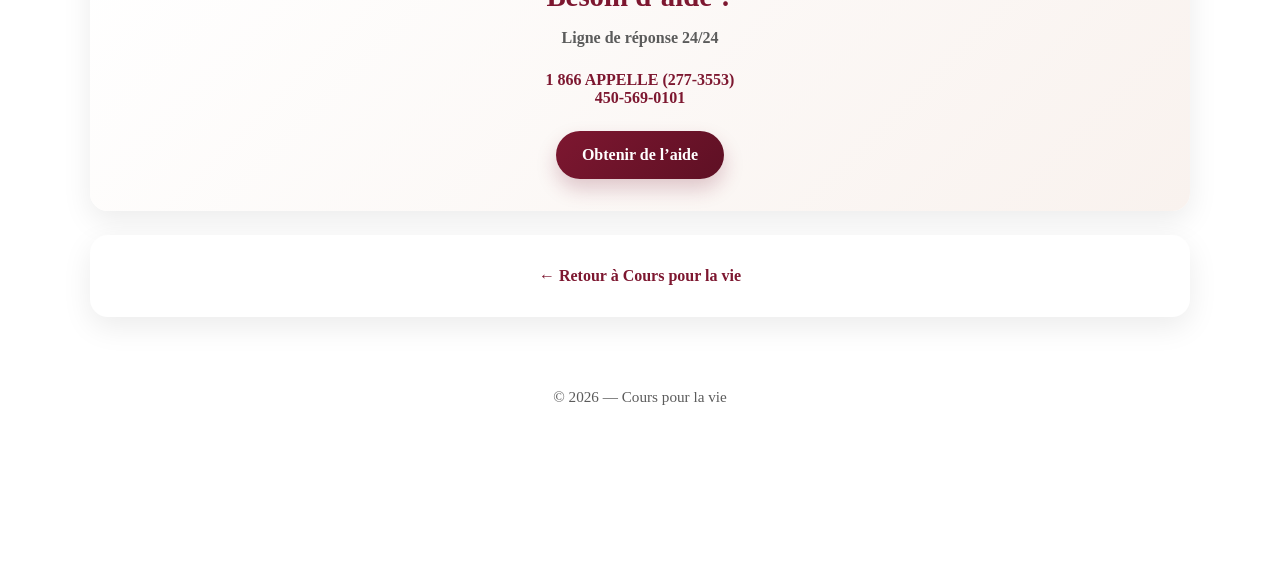
<file: pages/faubourg.html>
<!DOCTYPE html>
<html lang="fr">
<head>
  <meta charset="UTF-8" />
  <meta name="viewport" content="width=device-width, initial-scale=1" />
  <title>Le Faubourg — Cours pour la vie</title>

  <meta
    name="description"
    content="Le Faubourg est un organisme communautaire spécialisé en prévention du suicide dans les Laurentides depuis 1993."
  />

  <link rel="stylesheet" href="../css/style.css" />
</head>
<body>

  <!-- HERO -->
  <header class="hero">
    <div class="hero-overlay">
      <div class="hero-content">
        <p class="eyebrow">Organisme soutenu</p>
        <h1>Le Faubourg</h1>
        <p class="hero-text">
          Prévention du suicide et soutien communautaire dans les Laurentides.
        </p>
        <a
          href="https://cps-le-faubourg.org"
          class="button hero-button"
          target="_blank"
          rel="noopener noreferrer"
        >
          Visiter le site du Faubourg
        </a>
      </div>
    </div>
  </header>

  <!-- CONTENU -->
  <main class="container">

    <!-- LOGO -->
    <section class="card" style="text-align: center;">
      <img
        src="../images/1.jpg"
        alt="Logo du Faubourg"
        style="max-width: 220px; width: 100%; margin-bottom: 10px;"
      />
    </section>

    <!-- À PROPOS -->
    <section class="card">
      <h2>À propos</h2>
      <p>
        Le <strong>Faubourg</strong> est, depuis 1993, un organisme communautaire spécialisé
        dans la prévention du suicide et de ses impacts.
      </p>
      <p>
        Le territoire desservi regroupe l’ensemble des Laurentides, de Blainville jusqu’à Mont-Laurier.
      </p>
    </section>

    <!-- SERVICES -->
    <section class="card">
      <h2>Intervention et soutien</h2>
      <p>
        La plupart des interventions sont initiées à la suite de demandes d’aide de personnes
        suicidaires ayant besoin d’un soutien immédiat.
      </p>
      <p>
        Les intervenants du Faubourg sont en mesure d’agir rapidement grâce à leur ligne téléphonique
        accessible <strong>24 heures sur 24, 7 jours sur 7</strong>.
      </p>
      <p>
        L’organisme accompagne également les proches d’une personne suicidaire en leur donnant
        des outils concrets pour prévenir une tragédie.
      </p>
      <p>
        Les personnes endeuillées à la suite d’un suicide dans leur entourage peuvent aussi obtenir
        des services auprès des intervenants du Faubourg.
      </p>
    </section>

    <!-- IMPACT -->
    <section class="card details-card">
      <h2>Impact</h2>
      <div class="details-grid">
        <div class="detail-box">
          <span class="detail-label">Depuis</span>
          <span class="detail-value">1993</span>
        </div>
        <div class="detail-box">
          <span class="detail-label">Territoire</span>
          <span class="detail-value">Laurentides</span>
        </div>
        <div class="detail-box">
          <span class="detail-label">Appels en 2025</span>
          <span class="detail-value">Plus de 7 000</span>
        </div>
        <div class="detail-box">
          <span class="detail-label">Disponibilité</span>
          <span class="detail-value">24/7</span>
        </div>
      </div>
    </section>

    <!-- AIDE -->
    <section class="cta">
      <h2>Besoin d’aide&nbsp;?</h2>
      <p><strong>Ligne de réponse 24/24</strong></p>
      <p>
        <a href="tel:18662773553" class="link">1 866 APPELLE (277-3553)</a>
        <br />
        <a href="tel:4505690101" class="link">450-569-0101</a>
      </p>
      <a
        href="https://cps-le-faubourg.org"
        class="button"
        target="_blank"
        rel="noopener noreferrer"
      >
        Obtenir de l’aide
      </a>
    </section>

    <!-- RETOUR -->
    <section class="card" style="text-align: center;">
      <a href="../index.html" class="link">
        ← Retour à Cours pour la vie
      </a>
    </section>

  </main>

  <footer>
    <p>© 2026 — Cours pour la vie</p>
  </footer>

</body>
</html>
</file>
<file: css/style.css>
:root {
  --primary: #7d1730;
  --primary-dark: #5e1024;
  --accent: #f3c96a;
  --bg: #f7f4f1;
  --surface: #ffffff;
  --text: #1f1f1f;
  --text-light: #5b5b5b;
  --shadow: 0 10px 30px rgba(0, 0, 0, 0.08);
  --radius: 18px;
  --max-width: 1100px;
}

* {
  box-sizing: border-box;
}

html {
  scroll-behavior: smooth;
}

body {
  text-align: center;
}

.card,
.cta,
.hero-content,
footer,
.detail-box {
  text-align: center;
}

.fixed-registration-bubble {
  position: fixed;
  top: 24px;
  right: 24px;
  z-index: 1000;

  background-color: #f9ff4d;
  color: #4a2a00;

  padding: 14px 22px;
  border-radius: 999px;

  font-weight: 800;
  font-size: 1rem;
  text-align: center;

  box-shadow: 0 10px 25px rgba(0, 0, 0, 0.18);
  border: 2px solid rgba(255, 255, 255, 0.8);
}

/* HERO */
.hero {
  min-height: 78vh;
  background:
    linear-gradient(rgba(40, 10, 20, 0.45), rgba(40, 10, 20, 0.55)),
    url("../images/hero.jpg") center/cover no-repeat;
  display: flex;
  align-items: center;
  justify-content: center;
}

.hero-overlay {
  width: 100%;
  padding: 3rem 1.5rem;
}

.hero-content {
  max-width: 800px;
  margin: 0 auto;
  text-align: center;
  color: #fff;
}

.eyebrow {
  display: inline-block;
  margin-bottom: 1rem;
  padding: 0.45rem 0.85rem;
  border-radius: 999px;
  background: rgba(255, 255, 255, 0.14);
  border: 1px solid rgba(255, 255, 255, 0.18);
  font-size: 0.95rem;
  letter-spacing: 0.04em;
}

.hero h1 {
  font-size: clamp(2.5rem, 6vw, 4.8rem);
  margin: 0 0 1rem;
  line-height: 1.05;
}

.hero-text {
  font-size: clamp(1.1rem, 2vw, 1.35rem);
  max-width: 650px;
  margin: 0 auto 2rem;
  color: rgba(255, 255, 255, 0.92);
}

/* CONTENU */
.container {
  width: min(92%, var(--max-width));
  margin: -70px auto 0;
  position: relative;
  z-index: 2;
}

.card,
.cta {
  background: var(--surface);
  border-radius: var(--radius);
  box-shadow: var(--shadow);
  padding: 2rem;
  margin-bottom: 1.5rem;
  text-align: center;
}

.card h2,
.cta h2 {
  margin-top: 0;
  margin-bottom: 1rem;
  font-size: 1.8rem;
  color: var(--primary);
}

.card p {
  margin-bottom: 1rem;
}

.details-grid {
  display: grid;
  grid-template-columns: repeat(auto-fit, minmax(180px, 1fr));
  gap: 1rem;
  margin-top: 1rem;
}

.detail-box {
  background: #faf7f4;
  border: 1px solid #eee3dc;
  border-radius: 14px;
  padding: 1rem;
  text-align: center;
}

.detail-label {
  display: block;
  font-size: 0.85rem;
  text-transform: uppercase;
  letter-spacing: 0.06em;
  color: var(--text-light);
  margin-bottom: 0.35rem;
}

.detail-value {
  display: block;
  font-size: 1.05rem;
  font-weight: 700;
  color: var(--text);
}

/* CTA */
.cta {
  text-align: center;
  background: linear-gradient(135deg, #fff 0%, #f9f2ee 100%);
}

.cta p {
  margin-bottom: 1.5rem;
  color: var(--text-light);
}

/* LIENS ET BOUTONS */
.button {
  display: inline-block;
  background: linear-gradient(135deg, var(--primary), var(--primary-dark));
  color: #fff;
  text-decoration: none;
  padding: 0.95rem 1.6rem;
  border-radius: 999px;
  font-weight: 700;
  transition: transform 0.2s ease, box-shadow 0.2s ease, opacity 0.2s ease;
  box-shadow: 0 10px 20px rgba(125, 23, 48, 0.22);
}

.button:hover {
  transform: translateY(-2px);
  opacity: 0.96;
}

.hero-button {
  font-size: 1rem;
}

.link {
  color: var(--primary);
  font-weight: 700;
  text-decoration: none;
}

.link:hover {
  text-decoration: underline;
}

/* FOOTER */
footer {
  text-align: center;
  padding: 2rem 1rem 2.5rem;
  color: var(--text-light);
  font-size: 0.95rem;
}

@media (max-width: 600px) {
  .fixed-registration-bubble {
    top: 14px;
    right: 14px;
    padding: 10px 16px;
    font-size: 0.9rem;
  }
}

/* RESPONSIVE */
@media (max-width: 768px) {
  .hero {
    min-height: 68vh;
  }

  .container {
    margin-top: -40px;
  }

  .card,
  .cta {
    padding: 1.4rem;
  }

  .hero h1 {
    font-size: 2.5rem;
  }
}

.fixed-sponsors-banner {
  position: fixed;
  bottom: 20px;
  left: 50%;
  transform: translateX(-50%);
  z-index: 9999;
  width: calc(100% - 30px);
  max-width: 520px;
  text-align: center;
}

.fixed-sponsors-button {
  display: block;
  background: linear-gradient(135deg, var(--primary), var(--primary-dark));
  color: #fff;
  text-decoration: none;
  padding: 1rem 1.5rem;
  border-radius: 999px;
  font-weight: 700;
  box-shadow: 0 12px 30px rgba(125, 23, 48, 0.28);
  transition: transform 0.2s ease, opacity 0.2s ease;
}

.fixed-sponsors-button:hover {
  transform: translateY(-2px);
  opacity: 0.96;
}

/* Pour éviter que la bannière cache le bas de la page */
body {
  padding-bottom: 100px;
}
</file>
